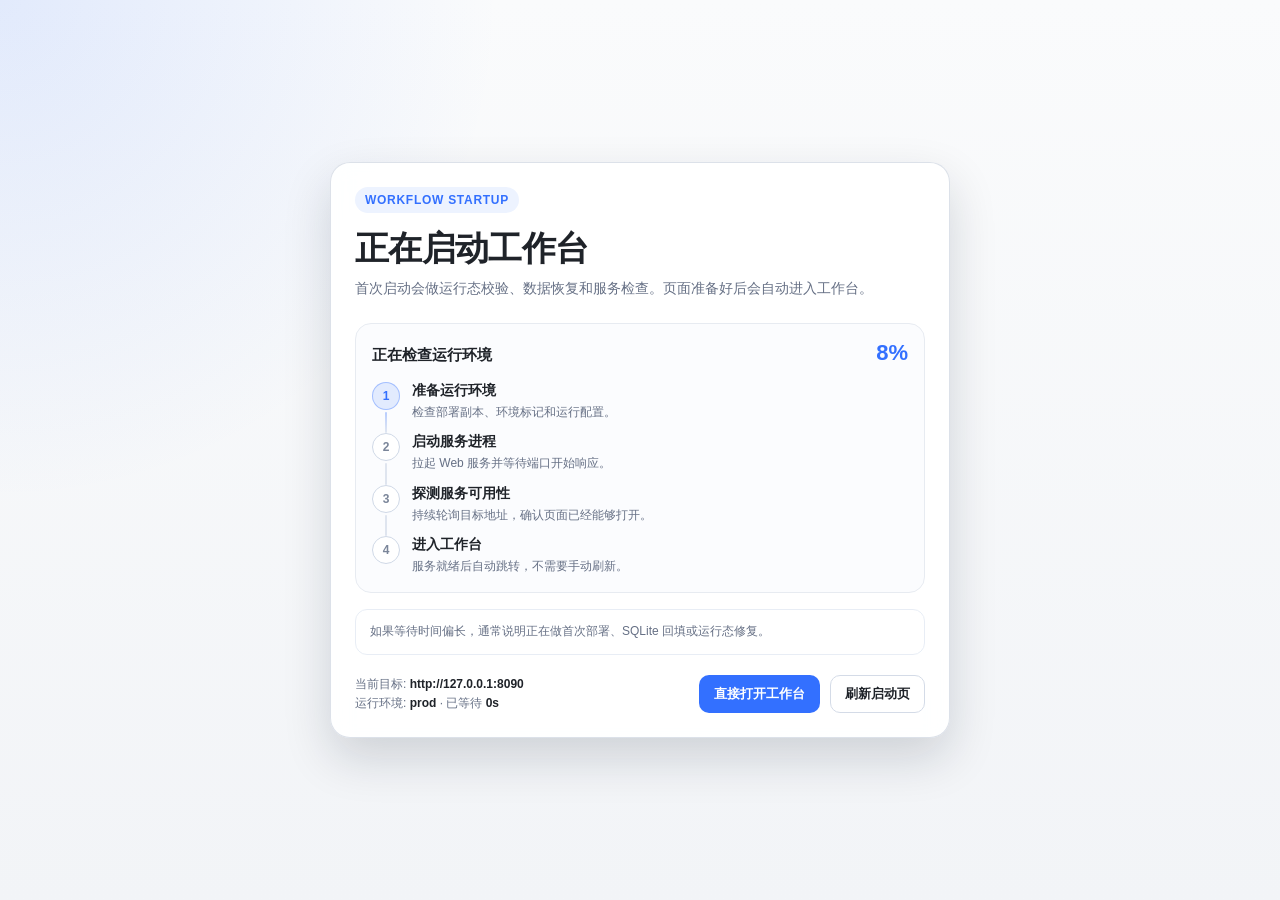
<file: scripts/assets/workflow_startup_splash.html>
<!doctype html>
<html lang="zh-CN">
<head>
<meta charset="utf-8" />
<meta name="viewport" content="width=device-width,initial-scale=1" />
<title>workflow 启动中</title>
<style>
  :root {
    --bg: #f2f4f7;
    --bg-grad: #fafbfc;
    --panel: #ffffff;
    --line: #d9dee7;
    --text: #1f2329;
    --muted: #667085;
    --accent: #3370ff;
    --accent-soft: #edf3ff;
    --ok: #00a871;
    --warn: #d97904;
    --shadow: 0 20px 48px rgba(15, 23, 42, 0.16);
  }

  * {
    box-sizing: border-box;
  }

  html,
  body {
    height: 100%;
    margin: 0;
  }

  body {
    display: flex;
    align-items: center;
    justify-content: center;
    padding: 20px;
    background:
      radial-gradient(circle at top left, rgba(51, 112, 255, 0.12), transparent 32%),
      linear-gradient(180deg, var(--bg-grad), var(--bg));
    color: var(--text);
    font-family: "PingFang SC", "Microsoft YaHei", "Segoe UI", sans-serif;
  }

  .startup-shell {
    width: min(620px, 100%);
    background: rgba(255, 255, 255, 0.92);
    border: 1px solid rgba(217, 222, 231, 0.9);
    border-radius: 20px;
    box-shadow: var(--shadow);
    padding: 24px;
    backdrop-filter: blur(10px);
  }

  .eyebrow {
    display: inline-flex;
    align-items: center;
    gap: 8px;
    padding: 6px 10px;
    border-radius: 999px;
    background: var(--accent-soft);
    color: var(--accent);
    font-size: 12px;
    font-weight: 700;
    letter-spacing: 0.06em;
    text-transform: uppercase;
  }

  .title {
    margin-top: 16px;
    font-size: clamp(24px, 4vw, 34px);
    line-height: 1.12;
    font-weight: 700;
    letter-spacing: -0.02em;
  }

  .subtitle {
    margin-top: 10px;
    color: var(--muted);
    font-size: 14px;
    line-height: 1.7;
  }

  .progress-wrap {
    margin-top: 22px;
    padding: 16px;
    border-radius: 16px;
    border: 1px solid #e7ebf1;
    background: #fbfcfe;
  }

  .progress-meta {
    display: flex;
    justify-content: space-between;
    gap: 12px;
    align-items: baseline;
    flex-wrap: wrap;
  }

  .progress-label {
    font-size: 15px;
    font-weight: 600;
  }

  .progress-value {
    font-size: 22px;
    font-weight: 700;
    color: var(--accent);
  }

  .stage-list {
    margin-top: 16px;
    display: grid;
    gap: 0;
  }

  .stage-item {
    position: relative;
    display: grid;
    grid-template-columns: 28px minmax(0, 1fr);
    gap: 12px;
    align-items: start;
    padding-bottom: 12px;
  }

  .stage-item:last-child {
    padding-bottom: 0;
  }

  .stage-item::before {
    content: "";
    position: absolute;
    left: 13px;
    top: 30px;
    bottom: 0;
    width: 2px;
    border-radius: 999px;
    background: #dfe5ef;
  }

  .stage-item:last-child::before {
    display: none;
  }

  .stage-dot {
    position: relative;
    z-index: 1;
    width: 28px;
    height: 28px;
    border-radius: 999px;
    border: 1px solid #cfd8e6;
    background: #fff;
    color: #7a8599;
    display: flex;
    align-items: center;
    justify-content: center;
    font-size: 12px;
    font-weight: 700;
  }

  .stage-item.is-done::before {
    background: linear-gradient(180deg, rgba(0, 168, 113, 0.34), rgba(0, 168, 113, 0.16));
  }

  .stage-item.is-done .stage-dot {
    border-color: rgba(0, 168, 113, 0.24);
    background: rgba(0, 168, 113, 0.12);
    color: var(--ok);
  }

  .stage-item.is-active::before {
    background: linear-gradient(180deg, rgba(51, 112, 255, 0.34), rgba(223, 229, 239, 0.9));
  }

  .stage-item.is-active .stage-dot {
    border-color: rgba(51, 112, 255, 0.36);
    background: rgba(51, 112, 255, 0.12);
    color: var(--accent);
  }

  .stage-title {
    font-size: 14px;
    font-weight: 600;
  }

  .stage-desc {
    margin-top: 3px;
    font-size: 12px;
    line-height: 1.55;
    color: var(--muted);
  }

  .footer {
    margin-top: 20px;
    display: flex;
    justify-content: space-between;
    gap: 12px;
    flex-wrap: wrap;
    align-items: center;
  }

  .footer-meta {
    font-size: 12px;
    color: var(--muted);
    line-height: 1.6;
  }

  .footer-meta strong {
    color: var(--text);
  }

  .actions {
    display: flex;
    gap: 10px;
    flex-wrap: wrap;
  }

  .btn {
    display: inline-flex;
    align-items: center;
    justify-content: center;
    min-height: 38px;
    padding: 0 14px;
    border-radius: 10px;
    border: 1px solid #d4dbe7;
    background: #fff;
    color: var(--text);
    text-decoration: none;
    font-size: 13px;
    font-weight: 600;
  }

  .btn.primary {
    border-color: transparent;
    background: var(--accent);
    color: #fff;
  }

  .hint {
    margin-top: 16px;
    padding: 12px 14px;
    border-radius: 12px;
    border: 1px solid #e8edf5;
    background: rgba(255, 255, 255, 0.82);
    font-size: 12px;
    line-height: 1.65;
    color: var(--muted);
  }

  .hint.warn {
    border-color: rgba(217, 121, 4, 0.2);
    background: rgba(255, 247, 235, 0.95);
    color: #8a5b08;
  }

  .ready .progress-value {
    color: var(--ok);
  }

  @media (max-width: 640px) {
    .startup-shell {
      padding: 18px;
      border-radius: 18px;
    }

    .progress-wrap {
      padding: 14px;
    }
  }
</style>
</head>
<body>
  <main id="startupShell" class="startup-shell" aria-live="polite">
    <div class="eyebrow" id="eyebrow">WORKFLOW STARTUP</div>
    <div class="title" id="title">正在启动工作台</div>
    <div class="subtitle" id="subtitle">首次启动会做运行态校验、数据恢复和服务检查。页面准备好后会自动进入工作台。</div>

    <section class="progress-wrap">
      <div class="progress-meta">
        <div class="progress-label" id="progressLabel">正在检查运行环境</div>
        <div class="progress-value" id="progressValue">4%</div>
      </div>
      <div class="stage-list" id="stageList">
        <div class="stage-item is-active" data-stage="prepare">
          <div class="stage-dot">1</div>
          <div>
            <div class="stage-title">准备运行环境</div>
            <div class="stage-desc">检查部署副本、环境标记和运行配置。</div>
          </div>
        </div>
        <div class="stage-item" data-stage="launch">
          <div class="stage-dot">2</div>
          <div>
            <div class="stage-title">启动服务进程</div>
            <div class="stage-desc">拉起 Web 服务并等待端口开始响应。</div>
          </div>
        </div>
        <div class="stage-item" data-stage="probe">
          <div class="stage-dot">3</div>
          <div>
            <div class="stage-title">探测服务可用性</div>
            <div class="stage-desc">持续轮询目标地址，确认页面已经能够打开。</div>
          </div>
        </div>
        <div class="stage-item" data-stage="ready">
          <div class="stage-dot">4</div>
          <div>
            <div class="stage-title">进入工作台</div>
            <div class="stage-desc">服务就绪后自动跳转，不需要手动刷新。</div>
          </div>
        </div>
      </div>
    </section>

    <div id="hint" class="hint">如果等待时间偏长，通常说明正在做首次部署、SQLite 回填或运行态修复。</div>

    <div class="footer">
      <div class="footer-meta">
        当前目标: <strong id="targetLabel">http://127.0.0.1:8090</strong><br />
        运行环境: <strong id="envLabel">prod</strong> · 已等待 <strong id="elapsedLabel">0s</strong>
      </div>
      <div class="actions">
        <a id="openTargetBtn" class="btn primary" href="http://127.0.0.1:8090" rel="noreferrer">直接打开工作台</a>
        <a class="btn" href="." id="reloadBtn">刷新启动页</a>
      </div>
    </div>
  </main>

  <script>
    (function () {
      const hash = new URLSearchParams((window.location.hash || '').replace(/^#/, ''));
      const targetUrl = (hash.get('target') || 'http://127.0.0.1:8090').trim();
      const environment = (hash.get('environment') || 'prod').trim();
      const targetLabel = document.getElementById('targetLabel');
      const envLabel = document.getElementById('envLabel');
      const openTargetBtn = document.getElementById('openTargetBtn');
      const progressLabel = document.getElementById('progressLabel');
      const progressValue = document.getElementById('progressValue');
      const elapsedLabel = document.getElementById('elapsedLabel');
      const hint = document.getElementById('hint');
      const title = document.getElementById('title');
      const subtitle = document.getElementById('subtitle');
      const shell = document.getElementById('startupShell');
      const stageNodes = Array.from(document.querySelectorAll('[data-stage]'));

      const startedAt = Date.now();
      let finished = false;
      let probeInFlight = false;
      let probeVersion = 0;
      let stableProbeCount = 0;

      const timeline = [
        { stage: 'prepare', percent: 8, afterMs: 400, label: '正在检查运行环境' },
        { stage: 'launch', percent: 28, afterMs: 1800, label: '正在启动服务进程' },
        { stage: 'probe', percent: 58, afterMs: 7000, label: '正在等待服务响应' },
        { stage: 'probe', percent: 82, afterMs: 15000, label: '服务启动较慢，继续探测中' },
        { stage: 'probe', percent: 94, afterMs: 26000, label: '正在做最后校验，请稍候' }
      ];

      function setStage(stageKey, percent, label) {
        const nextPercent = Math.max(4, Math.min(100, Number(percent || 0)));
        progressValue.textContent = nextPercent + '%';
        progressLabel.textContent = label || '正在启动';
        const stageOrder = ['prepare', 'launch', 'probe', 'ready'];
        const currentIndex = stageOrder.indexOf(stageKey);
        stageNodes.forEach((node) => {
          const key = node.getAttribute('data-stage') || '';
          const index = stageOrder.indexOf(key);
          node.classList.toggle('is-done', index >= 0 && index < currentIndex);
          node.classList.toggle('is-active', index === currentIndex);
        });
      }

      function setReady() {
        finished = true;
        shell.classList.add('ready');
        setStage('ready', 100, '服务已就绪，正在进入工作台');
        title.textContent = '工作台已准备完成';
        subtitle.textContent = '服务响应正常，正在为你跳转到 workflow 工作台。';
        hint.className = 'hint';
        hint.textContent = '如果浏览器没有自动跳转，可以点击右下角“直接打开工作台”。';
        setTimeout(() => {
          window.location.replace(targetUrl);
        }, 260);
      }

      function updateElapsed() {
        const elapsedMs = Date.now() - startedAt;
        const elapsedSec = Math.max(0, Math.floor(elapsedMs / 1000));
        elapsedLabel.textContent = elapsedSec + 's';
        if (!finished) {
          const entry = timeline.reduce((latest, item) => {
            return elapsedMs >= item.afterMs ? item : latest;
          }, timeline[0]);
          setStage(entry.stage, entry.percent, entry.label);
          if (elapsedSec >= 20) {
            hint.className = 'hint warn';
            hint.textContent = '启动时间已明显偏长，通常是首次部署、数据库恢复或端口释放较慢；如果控制台报错，请优先查看启动窗口。';
          }
        }
      }

      function fetchWithTimeout(url, timeoutMs) {
        const controller = typeof AbortController === 'function' ? new AbortController() : null;
        let timeoutId = 0;
        if (controller) {
          timeoutId = window.setTimeout(() => controller.abort(), timeoutMs);
        }
        return fetch(url, {
          method: 'GET',
          mode: 'no-cors',
          cache: 'no-store',
          signal: controller ? controller.signal : undefined
        }).finally(() => {
          if (timeoutId) {
            window.clearTimeout(timeoutId);
          }
        });
      }

      function buildProbeUrl(pathname) {
        const url = new URL(pathname, targetUrl);
        url.searchParams.set('_startup_probe', String(Date.now()));
        return url.toString();
      }

      async function probeTarget() {
        if (finished || probeInFlight) return;
        probeInFlight = true;
        probeVersion += 1;
        const version = probeVersion;
        try {
          await fetchWithTimeout(buildProbeUrl('/healthz'), 1500);
          if (finished || version !== probeVersion) return;
          setStage('probe', 88, '检测到服务响应，正在确认工作台页面');
          await fetchWithTimeout(buildProbeUrl('/'), 1500);
          if (finished || version !== probeVersion) return;
          stableProbeCount += 1;
          if (stableProbeCount >= 2) {
            setReady();
          }
        } catch (error) {
          stableProbeCount = 0;
        } finally {
          probeInFlight = false;
        }
      }

      targetLabel.textContent = targetUrl;
      envLabel.textContent = environment || 'prod';
      openTargetBtn.href = targetUrl;
      document.getElementById('reloadBtn').href = window.location.href;

      updateElapsed();
      probeTarget();
      window.setInterval(updateElapsed, 400);
      window.setInterval(probeTarget, 1200);
    })();
  </script>
</body>
</html>
</file>
